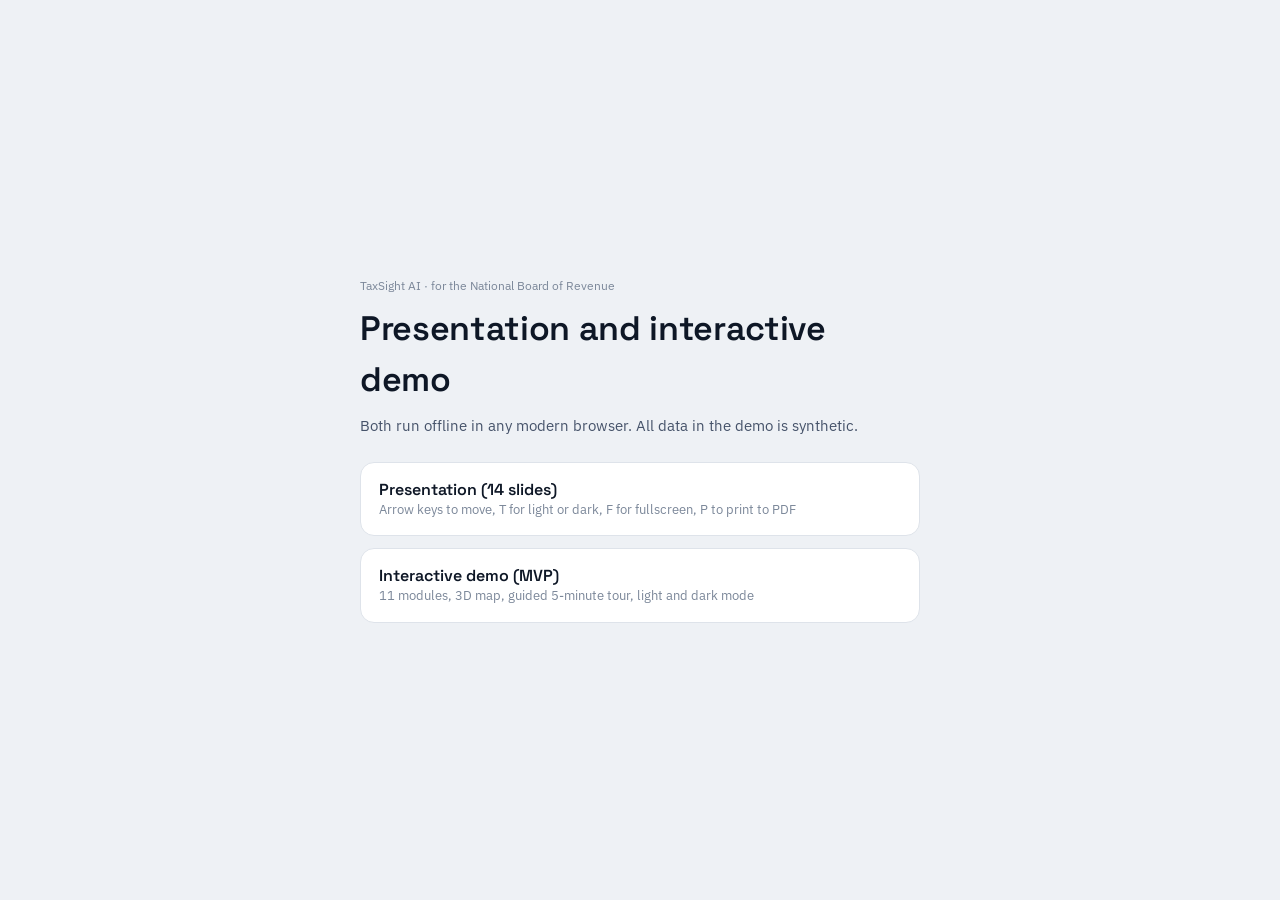
<file: taxsight/index.html>
<!doctype html>
<html lang="en"><head><meta charset="utf-8"><meta name="viewport" content="width=device-width,initial-scale=1"><title>TaxSight AI · NBR pack</title>
<link rel="stylesheet" href="assets/base.css">
<style>body{display:grid;place-items:center;min-height:100vh;padding:24px}main{max-width:560px}h1{font-size:34px;margin:8px 0 10px}p{color:var(--ink-2);font-size:15px}.row{display:grid;gap:12px;margin-top:24px}a{display:block;background:var(--surface);border:1px solid var(--line);border-radius:14px;padding:16px 18px;color:var(--ink);text-decoration:none;transition:border-color .15s}a:hover{border-color:var(--brand)}a b{font:600 16px var(--f-title);display:block}a span{color:var(--ink-3);font-size:13px}</style></head>
<body><main><div style="color:var(--ink-3);font-size:12px">TaxSight AI · for the National Board of Revenue</div><h1>Presentation and interactive demo</h1><p>Both run offline in any modern browser. All data in the demo is synthetic.</p>
<div class="row"><a href="deck.html"><b>Presentation (14 slides)</b><span>Arrow keys to move, T for light or dark, F for fullscreen, P to print to PDF</span></a><a href="demo.html"><b>Interactive demo (MVP)</b><span>11 modules, 3D map, guided 5-minute tour, light and dark mode</span></a></div></main></body></html>
</file>
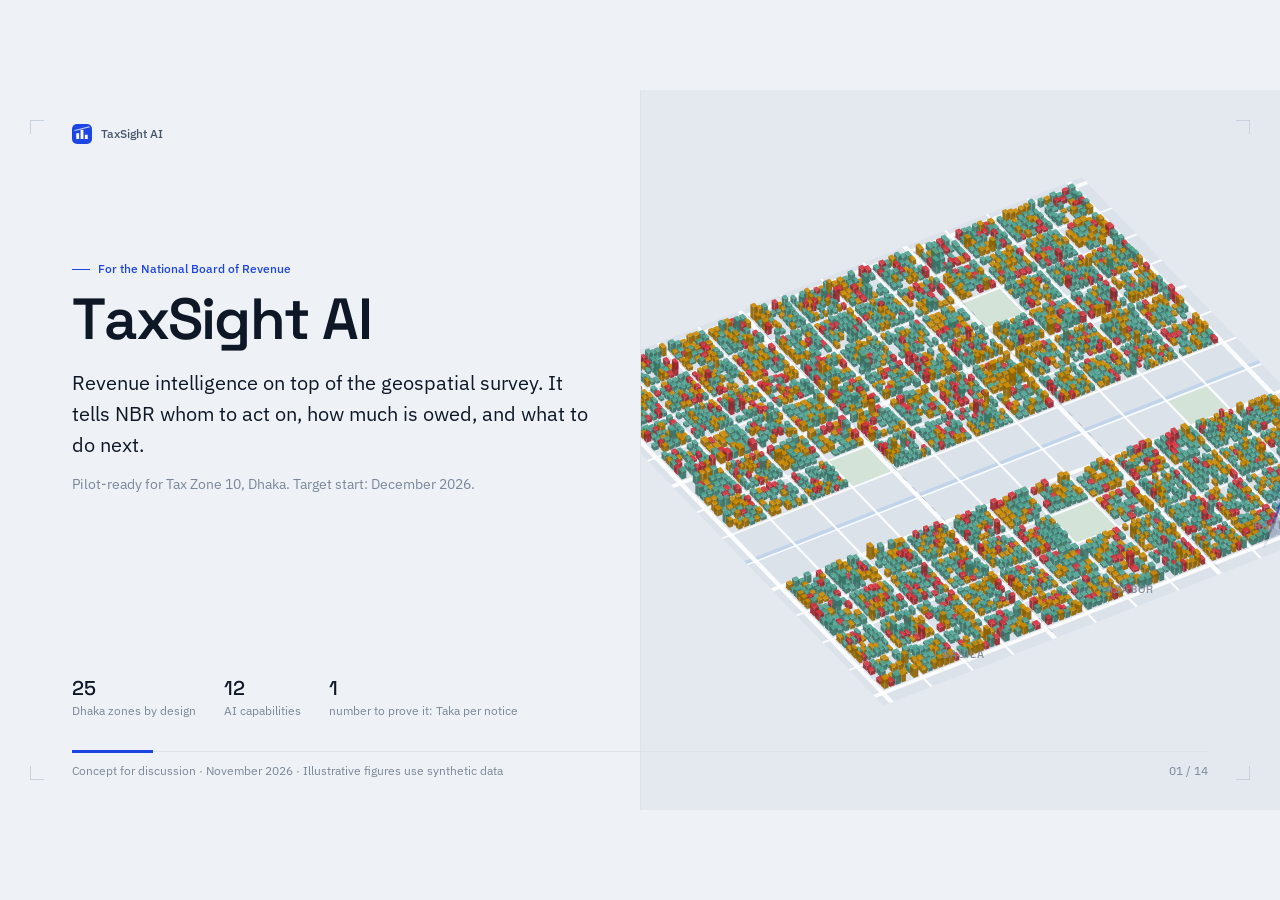
<file: taxsight/deck.html>
<!doctype html>
<html lang="en">
<head>
<meta charset="utf-8">
<meta name="viewport" content="width=device-width, initial-scale=1">
<title>TaxSight AI · Presentation for NBR</title>
<meta name="description" content="TaxSight AI: revenue intelligence for NBR. The AI and big data layer on top of IWM's geospatial survey.">
<link rel="stylesheet" href="assets/base.css">
<style>
  html, body { overflow: hidden; background: var(--bg); }
  #stage { position: absolute; left: 50%; top: 50%; width: 1280px; height: 720px; transform-origin: 0 0; }
  .slide { position: absolute; inset: 0; padding: 92px 72px 70px; display: none; }
  .slide.on { display: block; }
  /* chrome */
  .chrome { position: absolute; inset: 0; pointer-events: none; z-index: 5; font-size: 12px; color: var(--ink-3); }
  .chrome .c-tl { position: absolute; left: 72px; top: 34px; display: flex; align-items: center; gap: 9px; color: var(--ink-2); font-weight: 500; }
  .chrome .tr { position: absolute; right: 72px; top: 38px; }
  .chrome .bl { position: absolute; left: 72px; bottom: 30px; }
  .chrome .br { position: absolute; right: 72px; bottom: 30px; font-variant-numeric: tabular-nums; }
  .chrome .rule { position: absolute; left: 72px; right: 72px; bottom: 58px; height: 1px; background: var(--line); }
  .chrome .rule i { position: absolute; left: 0; top: -1px; height: 3px; background: var(--brand); width: 0; }
  .tick { position: absolute; width: 14px; height: 14px; border: 1px solid var(--line-2); }
  .tick.a { left: 30px; top: 30px; border-right: 0; border-bottom: 0; } .tick.b { right: 30px; top: 30px; border-left: 0; border-bottom: 0; }
  .tick.c { left: 30px; bottom: 30px; border-right: 0; border-top: 0; } .tick.d { right: 30px; bottom: 30px; border-left: 0; border-top: 0; }
  /* type */
  .eyebrow { font-size: 12px; font-weight: 500; color: var(--brand); display: flex; align-items: center; gap: 8px; margin-bottom: 12px; }
  .eyebrow::before { content: ''; width: 18px; height: 1px; background: var(--brand); }
  h1.t { font-size: 58px; line-height: 1.02; letter-spacing: -.03em; font-weight: 600; }
  h2.t { font-size: 36px; line-height: 1.12; letter-spacing: -.02em; max-width: 880px; }
  .lead { font-size: 17px; line-height: 1.55; color: var(--ink-2); max-width: 680px; margin-top: 14px; }
  .sm { font-size: 13px; color: var(--ink-3); } .ink2 { color: var(--ink-2); }
  b, strong { font-weight: 600; }
  .brand { color: var(--brand); }
  /* parts */
  .card { background: var(--surface); border: 1px solid var(--line); border-radius: 14px; padding: 20px; position: relative; }
  .card.flat { background: var(--surface-2); }
  .card h3 { font-size: 16px; margin-bottom: 6px; }
  .card p { font-size: 14px; color: var(--ink-2); line-height: 1.5; }
  .grid { display: grid; gap: 16px; }
  .g2 { grid-template-columns: 1fr 1fr; } .g3 { grid-template-columns: repeat(3, 1fr); } .g4 { grid-template-columns: repeat(4, 1fr); } .g5 { grid-template-columns: repeat(5, 1fr); }
  .tag { display: inline-flex; font-size: 12px; padding: 3px 10px; border-radius: 99px; background: var(--surface-3); color: var(--ink-2); font-weight: 500; }
  .tag.brand { background: var(--brand-soft); color: var(--brand); } .tag.ok { background: var(--ok-soft); color: var(--ok); } .tag.bad { background: var(--bad-soft); color: var(--bad); } .tag.warn { background: var(--warn-soft); color: var(--warn); }
  .num { font: 500 44px/1 var(--f-title); letter-spacing: -.03em; }
  .num.md { font-size: 30px; } .num.sm2 { font-size: 22px; }
  .ico { width: 36px; height: 36px; border-radius: 10px; background: var(--brand-soft); color: var(--brand); display: grid; place-items: center; margin-bottom: 14px; }
  .ico svg { width: 19px; height: 19px; stroke: currentColor; fill: none; stroke-width: 1.6; stroke-linecap: round; stroke-linejoin: round; }
  .mapbox { position: relative; border-radius: 16px; overflow: hidden; border: 1px solid var(--line); background: var(--map-bg); }
  .mapbox canvas { position: absolute; inset: 0; width: 100%; height: 100%; }
  .row { display: flex; align-items: center; gap: 12px; } .sp { flex: 1; }
  .hair { height: 1px; background: var(--line); margin: 16px 0; }
  .bar { height: 10px; border-radius: 5px; background: var(--surface-3); overflow: hidden; } .bar i { display: block; height: 100%; border-radius: 5px; background: var(--brand); }
  /* title slide */
  .s1 { padding: 0; } .s1 .copy { position: absolute; left: 72px; top: 170px; width: 520px; }
  .s1 .mapbox { position: absolute; right: 0; top: 0; bottom: 0; width: 640px; border-radius: 0; border: 0; border-left: 1px solid var(--line); }
  .s1 .meta { position: absolute; left: 72px; bottom: 90px; display: flex; gap: 28px; }
  .s1 .meta b { display: block; font: 500 20px var(--f-title); color: var(--ink); } .s1 .meta span { font-size: 12px; color: var(--ink-3); }
  /* flow */
  .flow { display: grid; grid-template-columns: repeat(5, 1fr); gap: 0; position: relative; }
  .flow .st { padding: 0 14px 0 0; position: relative; }
  .flow .st .n { width: 38px; height: 38px; border-radius: 50%; background: var(--brand); color: var(--brand-ink); display: grid; place-items: center; font: 600 15px var(--f-title); margin-bottom: 16px; position: relative; z-index: 1; }
  .flow::before { content: ''; position: absolute; left: 19px; right: 40px; top: 19px; height: 1px; background: var(--brand-line); }
  .flow h3 { font-size: 20px; margin-bottom: 6px; } .flow p { font-size: 14px; color: var(--ink-2); line-height: 1.5; }
  /* layers */
  .lay { display: grid; grid-template-columns: 150px 1fr; gap: 12px; margin-bottom: 8px; }
  .lay .ln { border-radius: 10px; padding: 12px 14px; background: var(--surface-2); border: 1px solid var(--line); }
  .lay .ln b { font: 600 14px var(--f-title); display: block; } .lay .ln span { font-size: 12px; color: var(--ink-3); }
  .lay.ai .ln { background: var(--brand-soft); border-color: var(--brand-line); }
  .lay .bl { display: grid; grid-template-columns: repeat(4, 1fr); gap: 8px; }
  .lay .bk { border: 1px solid var(--line); background: var(--surface); border-radius: 10px; padding: 10px 12px; position: relative; overflow: hidden; }
  .lay .bk b { font: 600 13px var(--f-title); display: block; } .lay .bk span { font-size: 12px; color: var(--ink-3); }
  .lay.ai .bk::after { content: ''; position: absolute; inset: 0; background: linear-gradient(100deg, transparent 30%, color-mix(in srgb, var(--brand) 20%, transparent) 50%, transparent 70%); transform: translateX(-100%); animation: sw 3.4s ease-in-out infinite; animation-delay: var(--d, 0s); }
  @keyframes sw { 55%, 100% { transform: translateX(100%); } }
  /* timeline */
  .tline { position: relative; display: grid; grid-template-columns: repeat(4, 1fr); gap: 16px; margin-top: 8px; }
  .tline::before { content: ''; position: absolute; left: 0; right: 0; top: 62px; height: 1px; background: var(--line-2); }
  .tline .ph { position: relative; }
  .tline .ph .d { height: 14px; width: 14px; border-radius: 50%; border: 2px solid var(--brand); background: var(--bg); position: absolute; top: 56px; left: 20px; z-index: 1; }
  .tline .ph.now .d { background: var(--brand); box-shadow: 0 0 0 5px var(--brand-soft); }
  .tline .when { font: 600 15px var(--f-title); height: 40px; padding-top: 6px; }
  .tline .box { margin-top: 38px; }
  .gate { font-size: 12px; color: var(--ink-2); margin-top: 10px; display: flex; gap: 6px; align-items: flex-start; }
  .gate::before { content: '◆'; color: var(--brand); font-size: 10px; margin-top: 3px; }
  /* nav hint */
  .nav { position: fixed; top: 8px; left: 50%; transform: translateX(-50%); display: flex; gap: 6px; z-index: 20; opacity: 0; transition: opacity .25s; }
  body:hover .nav { opacity: 1; }
  .nav button { border: 1px solid var(--line-2); background: var(--surface); color: var(--ink); border-radius: 8px; padding: 5px 11px; font-size: 12px; }
  .nav button:hover { border-color: var(--brand); color: var(--brand); }
  .hit { position: fixed; top: 0; bottom: 0; width: 7%; z-index: 10; cursor: pointer; } .hit.l { left: 0; } .hit.r { right: 0; }
  @media print { html, body { overflow: visible; } #stage { position: static; transform: none !important; } .slide { display: block !important; position: relative; height: 720px; page-break-after: always; } .nav, .hit, .chrome { display: none; } @page { size: 1280px 720px; margin: 0; } }
  @media (prefers-reduced-motion: reduce) { .lay.ai .bk::after { animation: none; } }
</style>
</head>
<body>
<div id="stage">
  <div class="chrome" aria-hidden="true">
    <i class="tick a"></i><i class="tick b"></i><i class="tick c"></i><i class="tick d"></i>
    <div class="c-tl"><svg width="20" height="20" viewBox="0 0 28 28"><rect width="28" height="28" rx="7" fill="var(--brand)"/><path d="M6 21V13h4v8M12 21V8h4v13M18 21v-6h4v6" fill="var(--brand-ink)"/><path d="M4 9 24 4" stroke="var(--brand-ink)" stroke-width="1.5" stroke-linecap="round" opacity=".7"/></svg>TaxSight AI</div>
    <div class="tr" id="sec"></div>
    <div class="rule"><i id="prog"></i></div>
    <div class="bl">Concept for discussion · November 2026 · Illustrative figures use synthetic data</div>
    <div class="br" id="cnt"></div>
  </div>

  <!-- 1 -->
  <section class="slide s1" data-sec="">
    <div class="copy">
      <div class="eyebrow" data-a>For the National Board of Revenue</div>
      <h1 class="t" data-a id="h1">TaxSight AI</h1>
      <p class="lead" style="font-size:20px;color:var(--ink);margin-top:18px" data-a>Revenue intelligence on top of the geospatial survey. It tells NBR whom to act on, how much is owed, and what to do next.</p>
      <p class="lead sm" style="font-size:14px" data-a>Pilot-ready for Tax Zone 10, Dhaka. Target start: December 2026.</p>
    </div>
    <div class="meta" data-a><div><b>25</b><span>Dhaka zones by design</span></div><div><b>12</b><span>AI capabilities</span></div><div><b>1</b><span>number to prove it: Taka per notice</span></div></div>
    <div class="mapbox" id="m1" data-a><canvas></canvas></div>
  </section>

  <!-- 2 -->
  <section class="slide" data-sec="The gap">
    <div class="eyebrow" data-a>The gap</div>
    <h2 class="t" data-a>NBR needs to collect <span class="brand">Tk 2.43 lakh crore</span> more than it ever has.</h2>
    <div class="grid" style="grid-template-columns:1.25fr .75fr;gap:40px;margin-top:44px;align-items:center">
      <div data-a>
        <div class="row" style="margin-bottom:10px"><span class="ink2" style="width:170px">Best year so far</span><div class="bar sp" style="height:34px;border-radius:8px"><i id="b1" style="width:59.8%;background:var(--ink-3);border-radius:8px"></i></div><b class="num sm2" style="width:150px;text-align:right">Tk 3.61 <span class="sm">lakh crore</span></b></div>
        <div class="row"><span class="ink2" style="width:170px">FY27 target</span><div class="bar sp" style="height:34px;border-radius:8px"><i id="b2" style="width:100%;border-radius:8px"></i></div><b class="num sm2" style="width:150px;text-align:right">Tk 6.04 <span class="sm">lakh crore</span></b></div>
        <p class="sm" style="margin-top:14px">Sources: Financial Express, June 2026. FY26 missed its target by about Tk 87,527 crore (Dhaka Tribune).</p>
      </div>
      <div class="card" data-a style="border-color:var(--brand-line);background:var(--brand-soft)"><div class="eyebrow" style="margin-bottom:8px">Why rates are off the table</div><p style="color:var(--ink);font-size:16px;line-height:1.5">The government has ruled out raising rates. Growth has to come from <b>finding what is not yet taxed</b>: a wider base, using data.</p></div>
    </div>
  </section>

  <!-- 3 -->
  <section class="slide" data-sec="The gap">
    <div class="eyebrow" data-a>Why now</div>
    <h2 class="t" data-a>Detection and enforcement is the main lever left.</h2>
    <div class="grid g4" style="margin-top:40px">
      <div class="card" data-a><div class="num">6.8%</div><p style="margin-top:12px;color:var(--ink)"><b>Tax-to-GDP</b></p><p>Among the lowest in the world. Property and rent are a large blind spot.</p><p class="sm" style="margin-top:10px">BSS, Sep 2026</p></div>
      <div class="card" data-a><div class="num">10%</div><p style="margin-top:12px;color:var(--ink)"><b>Medium-term target</b></p><p>15% by 2035. Needs tools that scale beyond one zone.</p><p class="sm" style="margin-top:10px">Financial Express</p></div>
      <div class="card" data-a><div class="num">RMD</div><p style="margin-top:12px;color:var(--ink)"><b>Owns enforcement</b></p><p>NBR is splitting into policy and revenue management. We design for RMD from day one.</p><p class="sm" style="margin-top:10px">Daily Star</p></div>
      <div class="card" data-a><div class="num">Rwanda</div><p style="margin-top:12px;color:var(--ink)"><b>Proof elsewhere</b></p><p>Raised tax-to-GDP without raising rates, by linking third-party data. India runs "Project Insight".</p></div>
    </div>
    <p class="lead" style="margin-top:28px" data-a>NBR has also asked for outside help with digital forensic data analysis. It knows the analytics capacity is thin.</p>
  </section>

  <!-- 4 -->
  <section class="slide" data-sec="The solution">
    <div class="eyebrow" data-a>Two workstreams, one pilot</div>
    <h2 class="t" data-a>IWM sees the ground. TaxSight decides, acts and scales.</h2>
    <div class="grid" style="grid-template-columns:1fr 70px 1.25fr;margin-top:40px;align-items:stretch">
      <div class="card" data-a><div class="tag" style="margin-bottom:12px">IWM · the eyes</div><h3 style="font-size:20px">Geospatial survey</h3><p style="margin-top:8px">LiDAR, drone photogrammetry, mobile mapping, satellite and Mouza maps. Every building in Zone 10 gets an ID and a Declared, Under-declared or Undeclared tag.</p><div class="hair"></div><p class="sm">Output: a 3D building registry linked to owner and tax records.</p></div>
      <div class="row" style="justify-content:center" data-a><svg width="44" height="24" viewBox="0 0 44 24" fill="none" stroke="var(--brand)" stroke-width="1.6" stroke-linecap="round"><path d="M2 12h38M32 4l8 8-8 8"/></svg></div>
      <div class="card" data-a style="border-color:var(--brand-line);background:var(--brand-soft)"><div class="tag brand" style="margin-bottom:12px">TaxSight · the brain and the hands</div><h3 style="font-size:20px">AI and scalable big data platform</h3><div class="grid g2" style="margin-top:10px;gap:10px 22px"><p><b style="color:var(--ink)">Find</b> hidden owners, floors, rent and businesses across 10+ agency datasets</p><p><b style="color:var(--ink)">Value</b> rent and tax owed per building, with a range</p><p><b style="color:var(--ink)">Prioritise</b> by expected recovery per officer hour</p><p><b style="color:var(--ink)">Act</b> with Bangla notices, case files and a field app</p></div><div class="hair" style="background:var(--brand-line)"></div><p class="sm" style="color:var(--ink-2)">Output: ranked, explainable, ready-to-send cases. Built for 25 zones on day one.</p></div>
    </div>
    <p class="lead" data-a style="margin-top:24px">Both teams work for NBR on the same 12 weeks. We do not compete with IWM. We make their pilot sell itself.</p>
  </section>

  <!-- 5 -->
  <section class="slide" data-sec="The solution">
    <div class="eyebrow" data-a>How it works</div>
    <h2 class="t" data-a>A loop that gets sharper every cycle.</h2>
    <div class="flow" style="margin-top:54px">
      <div class="st" data-a><div class="n">1</div><h3>Find</h3><p>Entity resolution and anomaly detection across agency data.</p></div>
      <div class="st" data-a><div class="n">2</div><h3>Value</h3><p>AI rent model. Taka gap per building with a confidence range.</p></div>
      <div class="st" data-a><div class="n">3</div><h3>Prioritise</h3><p>"Revenue at Risk" ranks who gets a notice first.</p></div>
      <div class="st" data-a><div class="n">4</div><h3>Act</h3><p>GenAI drafts the notice in Bangla. The officer reviews and signs.</p></div>
      <div class="st" data-a><div class="n">5</div><h3>Learn</h3><p>Every visit and appeal retrains the models. Hit rates rise.</p></div>
    </div>
    <div class="card flat" data-a style="margin-top:56px;display:flex;gap:20px;align-items:center"><div class="num md brand" style="min-width:120px">1 rule</div><p style="font-size:16px;color:var(--ink)">AI recommends, a human officer decides. Every score comes with reasons a taxpayer and a court can understand.</p></div>
  </section>

  <!-- 6 -->
  <section class="slide" data-sec="The solution">
    <div class="eyebrow" data-a>The product</div>
    <h2 class="t" data-a>Seven modules. Each sells alone, together a full product.</h2>
    <div class="grid g4" style="margin-top:30px;gap:12px" id="mods"></div>
    <div class="card" data-a style="margin-top:14px;border-color:var(--brand-line);background:var(--brand-soft);display:flex;gap:18px;align-items:center;padding:16px 20px"><span class="tag brand">Add-on</span><p style="color:var(--ink);font-size:15px"><b>Business Discovery.</b> The same signboard reading and utility data finds unregistered shops, clinics and offices for VAT and trade licence. One survey, three tax heads.</p></div>
  </section>

  <!-- 7 -->
  <section class="slide" data-sec="The solution">
    <div class="eyebrow" data-a>One building, end to end</div>
    <h2 class="t" data-a>From a signboard to a Taka figure.</h2>
    <div class="grid" style="grid-template-columns:340px 1fr;gap:34px;margin-top:30px;align-items:start">
      <div class="card" data-a style="padding:14px"><div id="fac"></div><div class="row sm" style="margin-top:8px"><span>Adabor · mixed use</span><span class="sp"></span><span class="tag warn">Under-declared</span></div></div>
      <div>
        <div class="grid g2" style="gap:12px" id="hero"></div>
        <div class="card" data-a style="margin-top:12px;display:flex;align-items:center;gap:20px;padding:18px 22px;border-color:var(--brand-line)"><div><div class="sm">Tax gap per year</div><div class="num brand" id="gapn" style="font-size:52px">Tk 13.0 lakh</div></div><div class="sp"></div><div style="text-align:right"><div class="sm">Confidence</div><div class="num md">87%</div></div></div>
        <p class="sm" style="margin-top:10px" data-a>Synthetic building built to follow the pilot demo script. Try it in the interactive demo.</p>
      </div>
    </div>
  </section>

  <!-- 8 -->
  <section class="slide" data-sec="The AI">
    <div class="eyebrow" data-a>Twelve AI capabilities</div>
    <h2 class="t" data-a>Each one answers a question an officer already asks.</h2>
    <div class="grid g5" style="margin-top:34px;gap:12px" id="caps"></div>
  </section>

  <!-- 9 -->
  <section class="slide" data-sec="Platform">
    <div class="eyebrow" data-a>Architecture</div>
    <h2 class="t" data-a>A geospatial lakehouse under an AI layer.</h2>
    <div style="margin-top:26px" id="arch"></div>
    <p class="sm" data-a style="margin-top:8px;margin-left:162px">Field results flow back up and retrain the models each cycle. Open standards throughout, so NBR is not locked to one vendor.</p>
  </section>

  <!-- 10 -->
  <section class="slide" data-sec="Platform">
    <div class="eyebrow" data-a>Scalability and big data</div>
    <h2 class="t" data-a>Adding a zone is configuration, not a new project.</h2>
    <div class="grid g3" style="margin-top:34px;gap:16px" id="scale"></div>
    <div class="grid g4" style="margin-top:16px;gap:12px" data-a>
      <div class="card flat"><b style="font-size:14px">Re-score in hours</b><p>Quarterly full re-score of every building in a 24-hour window.</p></div>
      <div class="card flat"><b style="font-size:14px">Hundreds of officers</b><p>Concurrent web and mobile users, offline-first in the field.</p></div>
      <div class="card flat"><b style="font-size:14px">New source in days</b><p>Standard connectors for each agency feed.</p></div>
      <div class="card flat"><b style="font-size:14px">Delta Lake on Spark</b><p>Sedona and PostGIS for city-scale spatial joins.</p></div>
    </div>
    <p class="sm" style="margin-top:12px" data-a>Design budgets from per-building compute costs (about 1.4 GPU-seconds and 46 CPU-seconds per building). To be confirmed on pilot data. National is a planning case of 120 zone-equivalents.</p>
  </section>

  <!-- 11 -->
  <section class="slide" data-sec="Trust">
    <div class="eyebrow" data-a>Governance and responsible AI</div>
    <h2 class="t" data-a>Tax data is among the most sensitive a state holds.</h2>
    <div class="grid g4" style="margin-top:38px" id="trust"></div>
    <p class="lead" data-a style="margin-top:26px">This is also a selling point: NBR can show the public and its development partners (IMF, World Bank, ADB) that the system is fair and auditable.</p>
  </section>

  <!-- 12 -->
  <section class="slide" data-sec="Impact">
    <div class="eyebrow" data-a>Revenue impact (illustrative)</div>
    <h2 class="t" data-a>Same officers, same notices, double the revenue.</h2>
    <div class="grid" style="grid-template-columns:1.1fr .9fr;gap:32px;margin-top:34px">
      <div class="card" data-a>
        <div class="row sm" style="margin-bottom:12px"><span style="width:150px"></span><b style="flex:1;color:var(--ink-3)">Rules only</b><b style="flex:1;color:var(--brand)">With TaxSight</b></div>
        <div class="row" style="padding:9px 0;border-top:1px solid var(--line)"><span class="ink2" style="width:150px">Notices per year</span><b style="flex:1">1,000</b><b style="flex:1">1,000</b></div>
        <div class="row" style="padding:9px 0;border-top:1px solid var(--line)"><span class="ink2" style="width:150px">Hit rate</span><b style="flex:1">30%</b><b style="flex:1" class="brand">60%</b></div>
        <div class="row" style="padding:9px 0;border-top:1px solid var(--line)"><span class="ink2" style="width:150px">Extra tax per hit</span><b style="flex:1">Tk 1.5 lakh</b><b style="flex:1">Tk 1.5 lakh</b></div>
        <div class="row" style="padding:12px 0;border-top:1px solid var(--line-2)"><span style="width:150px"><b>One zone, per year</b></span><b class="num md" style="flex:1;color:var(--ink-3)">Tk 4.5 cr</b><b class="num md brand" style="flex:1">Tk 9 cr</b></div>
        <div class="row" style="padding:12px 0;border-top:1px solid var(--line)"><span style="width:150px"><b>25 Dhaka zones</b></span><b class="num md" style="flex:1;color:var(--ink-3)">Tk 112 cr</b><b class="num md brand" style="flex:1">Tk 225 cr</b></div>
        <p class="sm" style="margin-top:6px">All inputs are assumptions, to be replaced with Zone 10 data at inception.</p>
      </div>
      <div class="stack" data-a>
        <div class="eyebrow" style="margin-bottom:10px">New revenue streams, not just better collection</div>
        <div class="grid" style="gap:8px">
          <div class="card flat row" style="padding:12px 16px"><b style="flex:1">Undeclared rental income</b><span class="tag">Income tax</span></div>
          <div class="card flat row" style="padding:12px 16px"><b style="flex:1">Hidden floors and extensions</b><span class="tag">Income tax, wealth surcharge</span></div>
          <div class="card flat row" style="padding:12px 16px"><b style="flex:1">Unregistered shops and offices</b><span class="tag brand">VAT, trade licence</span></div>
          <div class="card flat row" style="padding:12px 16px"><b style="flex:1">Multi-property non-filers</b><span class="tag">Income tax</span></div>
          <div class="card flat row" style="padding:12px 16px"><b style="flex:1">Property sale under-valuation</b><span class="tag">Capital gains, stamp duty</span></div>
        </div>
        <p class="sm" style="margin-top:10px">Shared platform also serves RAJUK, city corporations, utilities and disaster planning.</p>
      </div>
    </div>
  </section>

  <!-- 13 -->
  <section class="slide" data-sec="Plan">
    <div class="eyebrow" data-a>Roadmap</div>
    <h2 class="t" data-a>Start now on synthetic data. Pilot in December.</h2>
    <div class="tline" data-a>
      <div class="ph now"><div class="when">Now · Nov 2026</div><i class="d"></i><div class="box card"><h3>Prepare</h3><p>Agree scope with NBR and IWM. Data-sharing letters. Platform and models built on synthetic data. This demo.</p><div class="gate">Gate 1: data access letters signed</div></div></div>
      <div class="ph"><div class="when">Dec 2026</div><i class="d"></i><div class="box card"><h3>Pilot starts</h3><p>Zone 10 goes live in IWM's 12-week pilot. Real feeds replace synthetic ones as they arrive.</p></div></div>
      <div class="ph"><div class="when">Jan to Feb 2027</div><i class="d"></i><div class="box card"><h3>Field test</h3><p>Top 300 AI-ranked cases visited. AI list against rules-only list.</p><div class="gate">Gate 2: AI beats rules on hit rate and Taka per notice</div></div></div>
      <div class="ph"><div class="when">2027 onward</div><i class="d"></i><div class="box card"><h3>Scale</h3><p>All 25 Dhaka zones, notice copilot live, taxpayer portal. Then Chattogram and others.</p><div class="gate">Gate 3: recovery well above cost</div></div></div>
    </div>
    <div class="card flat" data-a style="margin-top:22px;display:flex;gap:16px;align-items:center;padding:14px 20px"><span class="tag warn">No sample data yet</span><p style="color:var(--ink);font-size:14.5px">We start on synthetic and public data. The platform does not change when real data lands; only the connectors switch on. Dates are targets, to be confirmed with NBR and IWM.</p></div>
  </section>

  <!-- 14 -->
  <section class="slide" data-sec="Plan">
    <div class="eyebrow" data-a>The ask</div>
    <h2 class="t" data-a>Four decisions this month make a December pilot possible.</h2>
    <div class="grid g2" style="margin-top:34px;gap:14px" id="asks"></div>
    <div class="grid" style="grid-template-columns:1fr 1fr;gap:16px;margin-top:20px" data-a>
      <div class="card flat"><div class="sm">The one number we will be judged on</div><div class="num md brand" style="margin-top:6px">Taka recovered per notice sent</div><p class="sm" style="margin-top:6px">Against NBR's current baseline, on the same Zone 10 cases.</p></div>
      <div class="card" style="border-color:var(--brand-line);background:var(--brand-soft);display:flex;flex-direction:column;justify-content:center"><b style="font-size:16px">See it working</b><p style="color:var(--ink);margin-top:4px">Open the interactive demo and take the 5-minute guided tour. Light and dark mode, Bangla and English.</p></div>
    </div>
  </section>
</div>

<div class="hit l" id="hl" aria-hidden="true"></div><div class="hit r" id="hr" aria-hidden="true"></div>
<div class="nav"><button id="pv">← Back</button><button id="nx">Next →</button><button id="th">Light / dark (T)</button><button id="fs">Fullscreen (F)</button><button id="pr">Print to PDF (P)</button></div>

<script src="assets/gsap.min.js"></script>
<script src="assets/data.js"></script>
<script src="assets/map.js"></script>
<script src="assets/deck.js"></script>
</body>
</html>
</file>
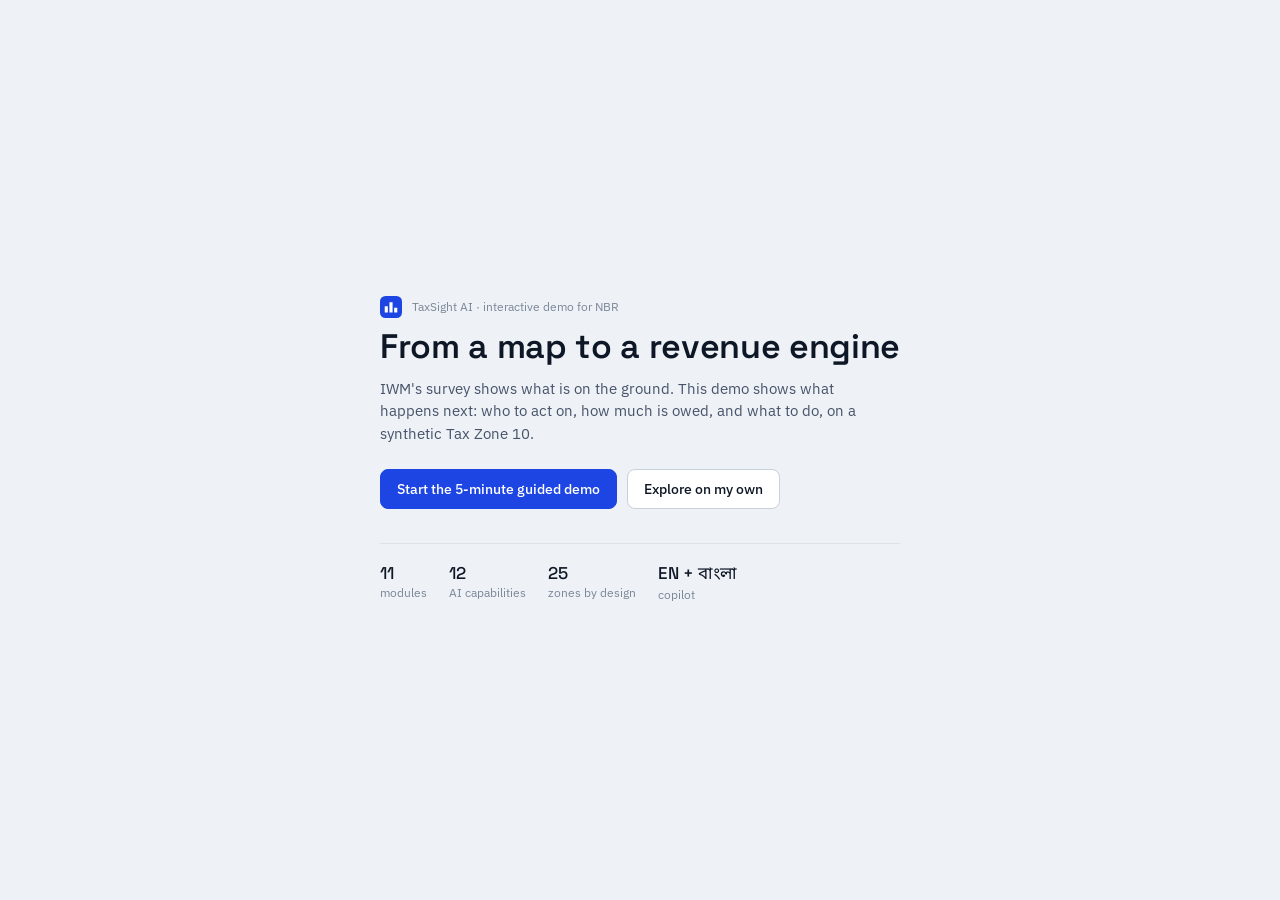
<file: taxsight/demo.html>
<!doctype html>
<html lang="en">
<head>
<meta charset="utf-8">
<meta name="viewport" content="width=device-width, initial-scale=1">
<title>TaxSight AI · Interactive demo</title>
<meta name="description" content="Interactive demo of TaxSight AI: revenue intelligence for NBR, built on synthetic data for Tax Zone 10, Dhaka.">
<link rel="stylesheet" href="assets/base.css">
<link rel="stylesheet" href="assets/demo.css">
<style>
  .halo { position: fixed; }
  .tour { left: auto; right: 22px; }
  #welcome { position: fixed; inset: 0; z-index: 200; background: var(--bg); display: grid; place-items: center; padding: 24px; }
  #welcome .wb { max-width: 560px; }
  #welcome h1 { font-size: 34px; line-height: 1.12; margin: 10px 0 12px; }
  #welcome .lead { color: var(--ink-2); font-size: 15px; max-width: 480px; }
  #welcome .eyebrow { display: flex; align-items: center; gap: 10px; color: var(--ink-3); font-size: 12px; }
  #welcome .row { display: flex; gap: 10px; margin-top: 24px; flex-wrap: wrap; }
  #welcome .btn { padding: 9px 16px; font-size: 13.5px; }
  #welcome .facts { display: flex; gap: 22px; margin-top: 34px; padding-top: 18px; border-top: 1px solid var(--line); color: var(--ink-3); font-size: 12px; flex-wrap: wrap; }
  #welcome .facts b { display: block; font: 500 17px var(--f-title); color: var(--ink); }
  .skip { position: absolute; left: -999px; } .skip:focus { left: 8px; top: 8px; z-index: 300; background: var(--surface); padding: 6px 10px; border-radius: 6px; }
</style>
</head>
<body>
<a class="skip" href="#view">Skip to content</a>
<div class="app">
  <aside class="rail" aria-label="Modules">
    <div class="brand">
      <svg class="mark" viewBox="0 0 28 28" aria-hidden="true"><rect width="28" height="28" rx="7" fill="var(--brand)"/><path d="M6 21V13h4v8M12 21V8h4v13M18 21v-6h4v6" fill="var(--brand-ink)"/><path d="M4 9 24 4" stroke="var(--brand-ink)" stroke-width="1.5" stroke-linecap="round" opacity=".7"/></svg>
      <div><b>TaxSight AI</b><small>Zone 10 pilot</small></div>
    </div>
    <nav id="nav" aria-label="Views"></nav>
    <div class="rail-foot">Interactive demo. Every building, owner and figure is synthetic.</div>
  </aside>
  <div class="main">
    <header class="top">
      <div><h1 id="title">Command Centre</h1><div class="crumb" id="crumb"></div></div>
      <div class="sp"></div>
      <span class="tag syn" title="No real taxpayer data is used"><i class="dot"></i>Synthetic data</span>
      <label class="note row-flex" style="gap:6px">Role <select class="sel" id="role" aria-label="Demo role"></select></label>
      <button class="btn" id="themeBtn" aria-label="Toggle light or dark mode"></button>
      <button class="btn primary" id="tourBtn"><svg viewBox="0 0 24 24" aria-hidden="true"><path d="M7 4.5v15l12-7.5z"/></svg>Guided demo</button>
    </header>
    <main class="view" id="view" tabindex="-1"></main>
  </div>
</div>
<div class="tour" id="tour" role="dialog" aria-label="Guided demo"></div>
<div class="toast" id="toast" role="status" aria-live="polite"></div>
<div class="tip" id="tip"></div>

<div id="welcome" role="dialog" aria-label="Welcome">
  <div class="wb">
    <div class="eyebrow"><svg width="22" height="22" viewBox="0 0 28 28" aria-hidden="true"><rect width="28" height="28" rx="7" fill="var(--brand)"/><path d="M6 21V13h4v8M12 21V8h4v13M18 21v-6h4v6" fill="var(--brand-ink)"/></svg>TaxSight AI · interactive demo for NBR</div>
    <h1 id="wt">From a map to a revenue engine</h1>
    <p class="lead">IWM's survey shows what is on the ground. This demo shows what happens next: who to act on, how much is owed, and what to do, on a synthetic Tax Zone 10.</p>
    <div class="row"><button class="btn primary" id="w1">Start the 5-minute guided demo</button><button class="btn" id="w2">Explore on my own</button></div>
    <div class="facts"><span><b>11</b>modules</span><span><b>12</b>AI capabilities</span><span><b>25</b>zones by design</span><span><b>EN + বাংলা</b>copilot</span></div>
  </div>
</div>

<script src="assets/gsap.min.js"></script>
<script src="assets/ScrollTrigger.min.js"></script>
<script src="assets/data.js"></script>
<script src="assets/map.js"></script>
<script src="assets/core.js"></script>
<script src="assets/views1.js"></script>
<script src="assets/views2.js"></script>
<script src="assets/views3.js"></script>
<script src="assets/views4.js"></script>
<script src="assets/tour.js"></script>
<script src="assets/app.js"></script>
</body>
</html>
</file>
<file: taxsight/assets/base.css>
/* TaxSight AI · shared tokens, fonts, theme */
@font-face { font-family: 'Space Grotesk'; font-weight: 500; font-display: swap; src: url(fonts/sg-500.woff2) format('woff2'); }
@font-face { font-family: 'Space Grotesk'; font-weight: 600; font-display: swap; src: url(fonts/sg-600.woff2) format('woff2'); }
@font-face { font-family: 'Space Grotesk'; font-weight: 700; font-display: swap; src: url(fonts/sg-700.woff2) format('woff2'); }
@font-face { font-family: 'IBM Plex Sans'; font-weight: 400; font-display: swap; src: url(fonts/plex-400.woff2) format('woff2'); }
@font-face { font-family: 'IBM Plex Sans'; font-weight: 500; font-display: swap; src: url(fonts/plex-500.woff2) format('woff2'); }
@font-face { font-family: 'IBM Plex Sans'; font-weight: 600; font-display: swap; src: url(fonts/plex-600.woff2) format('woff2'); }
@font-face { font-family: 'Noto Sans Bengali'; font-weight: 400; font-display: swap; src: url(fonts/bn-400.woff2) format('woff2'); unicode-range: U+0980-09FF, U+200C-200D, U+25CC; }
@font-face { font-family: 'Noto Sans Bengali'; font-weight: 600; font-display: swap; src: url(fonts/bn-600.woff2) format('woff2'); unicode-range: U+0980-09FF, U+200C-200D, U+25CC; }

:root {
  --f-title: 'Space Grotesk', 'Noto Sans Bengali', system-ui, sans-serif;
  --f-body: 'IBM Plex Sans', 'Noto Sans Bengali', system-ui, sans-serif;

  --bg: #EEF1F5;
  --surface: #FFFFFF;
  --surface-2: #F5F7FA;
  --surface-3: #EBEFF4;
  --ink: #0E1726;
  --ink-2: #46536A;
  --ink-3: #7B8799;
  --line: #DEE3EA;
  --line-2: #C9D1DC;
  --brand: #1D45E3;
  --brand-ink: #FFFFFF;
  --brand-soft: #E6ECFF;
  --brand-line: #BCCBFF;

  --ok: #0F8F6C;   --ok-soft: #DDF3EC;
  --warn: #C98A00; --warn-soft: #FBF0D2;
  --bad: #D5323C;  --bad-soft: #FBE3E5;

  --map-bg: #E4E9F0;
  --map-road: #FFFFFF;
  --map-road-art: #FFFFFF;
  --map-water: #BFD3EA;
  --map-park: #D3E4D5;
  --map-ground: #DCE2EA;
  --map-idle: #B9C3D1;
  --map-idle-side: #A5B0C1;

  --shadow: 0 1px 2px rgba(14, 23, 38, .05), 0 8px 24px -12px rgba(14, 23, 38, .18);
  color-scheme: light;
}
:root[data-theme='dark'] {
  --bg: #090E18;
  --surface: #0F1624;
  --surface-2: #131C2D;
  --surface-3: #192438;
  --ink: #E8EDF6;
  --ink-2: #A0ACC0;
  --ink-3: #6D7A91;
  --line: #1E2A3F;
  --line-2: #2A384F;
  --brand: #7C9BFF;
  --brand-ink: #081028;
  --brand-soft: #16224A;
  --brand-line: #2B3E80;

  --ok: #35C79B;   --ok-soft: #0E2B26;
  --warn: #F0B232; --warn-soft: #30260B;
  --bad: #FF6B73;  --bad-soft: #35161A;

  --map-bg: #0B1220;
  --map-road: #162033;
  --map-road-art: #1C2A42;
  --map-water: #12304D;
  --map-park: #10281F;
  --map-ground: #0E1626;
  --map-idle: #2A384F;
  --map-idle-side: #1F2B3F;

  --shadow: 0 1px 2px rgba(0, 0, 0, .4), 0 12px 32px -12px rgba(0, 0, 0, .6);
  color-scheme: dark;
}

* { box-sizing: border-box; }
html, body { margin: 0; height: 100%; }
body {
  background: var(--bg); color: var(--ink);
  font: 400 13px/1.5 var(--f-body);
  -webkit-font-smoothing: antialiased; text-rendering: optimizeLegibility;
  font-variant-numeric: tabular-nums;
}
h1, h2, h3, h4 { font-family: var(--f-title); font-weight: 600; margin: 0; letter-spacing: -0.01em; }
p { margin: 0; }
button { font: inherit; color: inherit; cursor: pointer; }
:focus-visible { outline: 2px solid var(--brand); outline-offset: 2px; border-radius: 4px; }
.bn { font-family: 'Noto Sans Bengali', var(--f-body); }
@media (prefers-reduced-motion: reduce) { *, *::before, *::after { animation-duration: .01ms !important; transition-duration: .01ms !important; } }
</file>
<file: taxsight/assets/demo.css>
/* TaxSight AI · demo app */
.app { display: grid; grid-template-columns: 216px 1fr; height: 100vh; overflow: hidden; }
.rail { background: var(--surface); border-right: 1px solid var(--line); display: flex; flex-direction: column; padding: 14px 10px; gap: 4px; overflow-y: auto; }
.brand { display: flex; align-items: center; gap: 10px; padding: 4px 8px 14px; }
.mark { width: 28px; height: 28px; flex: none; }
.brand b { font: 600 15px/1 var(--f-title); display: block; letter-spacing: -.01em; }
.brand small { color: var(--ink-3); font-size: 11px; }
.grp { font: 500 11px/1 var(--f-body); color: var(--ink-3); padding: 14px 10px 6px; }
.nav { display: flex; align-items: center; gap: 10px; padding: 7px 10px; border-radius: 8px; color: var(--ink-2); background: none; border: 0; text-align: left; width: 100%; position: relative; }
.nav svg { width: 16px; height: 16px; flex: none; stroke: currentColor; fill: none; stroke-width: 1.6; stroke-linecap: round; stroke-linejoin: round; }
.nav:hover { background: var(--surface-2); color: var(--ink); }
.nav[aria-current='page'] { background: var(--brand-soft); color: var(--brand); font-weight: 500; }
.nav[aria-current='page']::before { content: ''; position: absolute; left: -10px; top: 8px; bottom: 8px; width: 3px; border-radius: 0 3px 3px 0; background: var(--brand); }
.nav[hidden] { display: none; }
.nav .pill { margin-left: auto; font-size: 10.5px; background: var(--surface-3); color: var(--ink-2); padding: 1px 6px; border-radius: 99px; }
.rail-foot { margin-top: auto; padding: 12px 8px 4px; color: var(--ink-3); font-size: 11px; border-top: 1px solid var(--line); }

.main { display: flex; flex-direction: column; min-width: 0; height: 100vh; }
.top { display: flex; align-items: center; gap: 12px; padding: 10px 20px; border-bottom: 1px solid var(--line); background: var(--surface); }
.top h1 { font-size: 16px; }
.top .crumb { color: var(--ink-3); font-size: 12px; }
.top .sp { flex: 1; }
.tag { display: inline-flex; align-items: center; gap: 6px; font-size: 11px; padding: 2px 8px; border-radius: 99px; background: var(--surface-3); color: var(--ink-2); white-space: nowrap; }
.tag.syn { background: var(--warn-soft); color: var(--warn); }
.tag.ok { background: var(--ok-soft); color: var(--ok); } .tag.bad { background: var(--bad-soft); color: var(--bad); } .tag.warn { background: var(--warn-soft); color: var(--warn); } .tag.brand { background: var(--brand-soft); color: var(--brand); }
.dot { width: 7px; height: 7px; border-radius: 50%; background: currentColor; display: inline-block; }
.btn { display: inline-flex; align-items: center; gap: 6px; padding: 6px 12px; border-radius: 8px; border: 1px solid var(--line-2); background: var(--surface); color: var(--ink); font-weight: 500; font-size: 12.5px; transition: background .15s, border-color .15s, transform .15s; }
.btn:hover { background: var(--surface-2); border-color: var(--ink-3); }
.btn:active { transform: translateY(1px); }
.btn.primary { background: var(--brand); color: var(--brand-ink); border-color: var(--brand); }
.btn.primary:hover { filter: brightness(1.08); }
.btn.ghost { border-color: transparent; background: transparent; }
.btn.sm { padding: 3px 9px; font-size: 12px; border-radius: 6px; }
.btn svg { width: 14px; height: 14px; stroke: currentColor; fill: none; stroke-width: 1.7; stroke-linecap: round; stroke-linejoin: round; }
.btn[disabled] { opacity: .5; pointer-events: none; }
select.sel, input.inp { font: inherit; color: var(--ink); background: var(--surface); border: 1px solid var(--line-2); border-radius: 8px; padding: 6px 9px; }
input.inp { width: 100%; }
.view { flex: 1; min-height: 0; overflow-y: auto; padding: 20px; position: relative; }
.view.flush { padding: 0; overflow: hidden; }

.grid { display: grid; gap: 14px; }
.g2 { grid-template-columns: repeat(2, minmax(0, 1fr)); } .g3 { grid-template-columns: repeat(3, minmax(0, 1fr)); } .g4 { grid-template-columns: repeat(4, minmax(0, 1fr)); }
.g-main { grid-template-columns: minmax(0, 1.6fr) minmax(0, 1fr); }
.card { background: var(--surface); border: 1px solid var(--line); border-radius: 12px; padding: 16px; position: relative; min-width: 0; }
.card.flat { background: var(--surface-2); }
.card h3 { font-size: 13.5px; }
.card .sub { color: var(--ink-3); font-size: 12px; margin-top: 2px; }
.card-h { display: flex; align-items: flex-start; gap: 10px; margin-bottom: 12px; }
.card-h .sp { flex: 1; }
.reg::before, .reg::after { content: ''; position: absolute; width: 9px; height: 9px; border: 1px solid var(--brand); opacity: .7; pointer-events: none; }
.reg::before { top: -1px; left: -1px; border-right: 0; border-bottom: 0; border-top-left-radius: 12px; }
.reg::after { bottom: -1px; right: -1px; border-left: 0; border-top: 0; border-bottom-right-radius: 12px; }
.spot { --mx: 50%; --my: 50%; }
.spot::after { content: none; }
.spot { background-image: radial-gradient(240px circle at var(--mx) var(--my), color-mix(in srgb, var(--brand) 9%, transparent), transparent 70%); }

.kpi .lab { color: var(--ink-3); font-size: 12px; display: flex; align-items: center; gap: 6px; }
.kpi .num { font: 500 26px/1.15 var(--f-title); letter-spacing: -.02em; margin-top: 6px; }
.kpi .num small { font-size: 13px; color: var(--ink-3); margin-left: 3px; font-weight: 500; }
.kpi .delta { font-size: 12px; margin-top: 4px; color: var(--ink-2); }
.up { color: var(--ok); } .down { color: var(--bad); }

.seg { display: inline-flex; background: var(--surface-3); border-radius: 8px; padding: 2px; gap: 2px; }
.seg button { border: 0; background: none; padding: 4px 10px; border-radius: 6px; color: var(--ink-2); font-size: 12px; }
.seg button[aria-pressed='true'] { background: var(--surface); color: var(--ink); box-shadow: 0 1px 2px rgba(0, 0, 0, .12); font-weight: 500; }

table.t { width: 100%; border-collapse: collapse; }
table.t th { text-align: left; font-weight: 500; color: var(--ink-3); font-size: 11.5px; padding: 6px 10px; border-bottom: 1px solid var(--line); white-space: nowrap; }
table.t td { padding: 8px 10px; border-bottom: 1px solid var(--line); vertical-align: middle; }
table.t tr:last-child td { border-bottom: 0; }
table.t tbody tr.row { cursor: pointer; transition: background .12s; }
table.t tbody tr.row:hover, table.t tbody tr.sel { background: var(--surface-2); }
.r { text-align: right; } .c { text-align: center; }
.muted { color: var(--ink-3); } .ink2 { color: var(--ink-2); }
.b { font-weight: 600; }
.big { font: 500 22px/1.2 var(--f-title); letter-spacing: -.015em; }

.st { display: inline-flex; align-items: center; gap: 6px; font-size: 12px; white-space: nowrap; }
.st i { width: 14px; height: 14px; border-radius: 4px; display: inline-grid; place-items: center; font-style: normal; font-size: 10px; font-weight: 700; color: #fff; line-height: 1; }
.st.s0 i { background: var(--ok); border-radius: 50%; } .st.s1 i { background: var(--warn); border-radius: 3px; transform: none; } .st.s2 i { background: var(--bad); border-radius: 2px; clip-path: polygon(50% 0, 100% 100%, 0 100%); }
.st.s2 i { border-radius: 0; padding-top: 3px; }
.bar { height: 6px; border-radius: 6px; background: var(--surface-3); overflow: hidden; }
.bar > i { display: block; height: 100%; background: var(--brand); border-radius: 6px; }
.bar.ok > i { background: var(--ok); } .bar.warn > i { background: var(--warn); } .bar.bad > i { background: var(--bad); }
.hr { height: 1px; background: var(--line); margin: 12px 0; border: 0; }
.row-flex { display: flex; align-items: center; gap: 10px; }
.wrap { flex-wrap: wrap; }
.stack { display: flex; flex-direction: column; gap: 8px; }
.sp { flex: 1; }
.mt { margin-top: 14px; } .mt-s { margin-top: 8px; }
.list-lines > * { padding: 8px 0; border-bottom: 1px solid var(--line); } .list-lines > *:last-child { border-bottom: 0; }
.note { font-size: 12px; color: var(--ink-3); }
.callout { border: 1px dashed var(--brand-line); background: var(--brand-soft); color: var(--ink); border-radius: 10px; padding: 10px 12px; font-size: 12.5px; }
.mask { filter: blur(4.5px); cursor: pointer; transition: filter .25s; user-select: none; } .mask.on { filter: none; user-select: text; }

/* map */
.mapwrap { position: absolute; inset: 0; background: var(--map-bg); }
.mapwrap canvas { position: absolute; inset: 0; width: 100%; height: 100%; display: block; cursor: grab; }
.mapwrap canvas.drag { cursor: grabbing; }
.ov { position: absolute; background: color-mix(in srgb, var(--surface) 92%, transparent); backdrop-filter: blur(8px); border: 1px solid var(--line); border-radius: 12px; padding: 12px; }
.ov h4 { font-size: 12.5px; margin-bottom: 8px; }
.ov.tl { top: 14px; left: 14px; width: 214px; } .ov.bl { bottom: 14px; left: 14px; } .ov.tr { top: 14px; right: 14px; padding: 6px; display: flex; gap: 4px; }
.ov.br { right: 14px; bottom: 14px; width: 296px; max-height: calc(100% - 130px); overflow: auto; }
.ov.bc { bottom: 14px; left: 50%; transform: translateX(-50%); width: 420px; }
.ov.ins { top: 14px; right: 14px; width: 292px; max-height: calc(100% - 28px); overflow: auto; padding: 0; }
.ov.ins .ih { padding: 14px 14px 10px; } .ov.ins .ib { padding: 0 14px 14px; }
.layer { display: flex; align-items: center; gap: 8px; padding: 6px 8px; border-radius: 7px; border: 0; background: none; width: 100%; text-align: left; color: var(--ink-2); }
.layer:hover { background: var(--surface-2); }
.layer[aria-pressed='true'] { background: var(--brand-soft); color: var(--brand); font-weight: 500; }
.sw { width: 10px; height: 10px; border-radius: 3px; flex: none; display: inline-block; }
.legend { display: flex; flex-direction: column; gap: 5px; font-size: 12px; }
.legend div { display: flex; align-items: center; gap: 8px; }
.scalebar { position: absolute; left: 258px; bottom: 18px; font-size: 11px; color: var(--ink-2); display: none; }
.coords { position: absolute; left: 14px; bottom: 14px; }
.rng { width: 100%; accent-color: var(--brand); }
.ib-grid { display: grid; grid-template-columns: 1fr 1fr; gap: 8px; margin: 10px 0; }
.ib-grid > div { background: var(--surface-2); border-radius: 8px; padding: 8px 10px; }
.ib-grid .k { font-size: 11px; color: var(--ink-3); } .ib-grid .v { font: 500 15px/1.3 var(--f-title); }
.reason { display: flex; align-items: center; gap: 8px; font-size: 12px; padding: 5px 0; }
.reason .bar { width: 52px; flex: none; }

/* charts */
svg.ch { width: 100%; height: auto; display: block; overflow: visible; }
svg.ch text { font: 11px var(--f-body); fill: var(--ink-3); }
svg.ch .grid-l { stroke: var(--line); stroke-width: 1; }
svg.ch .ax { stroke: var(--line-2); }
.tip { position: fixed; z-index: 90; pointer-events: none; background: var(--ink); color: var(--bg); padding: 6px 9px; border-radius: 7px; font-size: 12px; opacity: 0; transition: opacity .12s; max-width: 240px; }

/* facades */
.facade { background: var(--surface-2); border: 1px solid var(--line); border-radius: 10px; overflow: hidden; }
.pho { display: grid; grid-template-columns: repeat(3, 1fr); gap: 8px; }
.pho figure { margin: 0; } .pho figcaption { font-size: 11px; color: var(--ink-3); margin-top: 3px; }

/* phone */
.phone { width: 300px; height: 612px; border-radius: 38px; border: 8px solid var(--ink); background: var(--surface); position: relative; overflow: hidden; margin: 0 auto; box-shadow: var(--shadow); }
:root[data-theme='dark'] .phone { border-color: #28344B; }
.phone .notch { position: absolute; top: 0; left: 50%; transform: translateX(-50%); width: 96px; height: 20px; background: var(--ink); border-radius: 0 0 14px 14px; z-index: 5; }
:root[data-theme='dark'] .phone .notch { background: #28344B; }
.ph-top { padding: 28px 14px 8px; display: flex; align-items: center; gap: 8px; border-bottom: 1px solid var(--line); }
.ph-body { padding: 12px 14px; display: flex; flex-direction: column; gap: 10px; height: calc(100% - 118px); overflow-y: auto; }
.ph-nav { position: absolute; bottom: 0; left: 0; right: 0; height: 56px; display: flex; border-top: 1px solid var(--line); background: var(--surface); }
.ph-nav button { flex: 1; border: 0; background: none; font-size: 10.5px; color: var(--ink-3); display: flex; flex-direction: column; align-items: center; justify-content: center; gap: 2px; }
.ph-nav button[aria-pressed='true'] { color: var(--brand); font-weight: 500; }
.ph-nav svg { width: 17px; height: 17px; stroke: currentColor; fill: none; stroke-width: 1.6; stroke-linecap: round; stroke-linejoin: round; }
.cam { position: relative; border-radius: 12px; overflow: hidden; background: #0a1220; aspect-ratio: 4/4.6; }
.cam svg { width: 100%; height: 100%; display: block; }
.det { position: absolute; border: 1.5px solid #5EE6B8; border-radius: 3px; font-size: 9.5px; color: #052; background: rgba(94, 230, 184, .12); }
.det span { position: absolute; top: -15px; left: -1.5px; background: #5EE6B8; color: #04271c; padding: 0 4px; border-radius: 3px; white-space: nowrap; font-weight: 600; }

/* chat */
.chat { display: flex; flex-direction: column; gap: 12px; }
.msg { max-width: 88%; padding: 10px 13px; border-radius: 12px; font-size: 13px; }
.msg.u { align-self: flex-end; background: var(--brand); color: var(--brand-ink); border-bottom-right-radius: 4px; }
.msg.a { align-self: flex-start; background: var(--surface-2); border: 1px solid var(--line); border-bottom-left-radius: 4px; width: 100%; max-width: 100%; }
pre.code { margin: 8px 0; padding: 10px 12px; background: var(--ink); color: #D7E2F5; border-radius: 8px; font: 12px/1.55 ui-monospace, 'SF Mono', Menlo, monospace; overflow: auto; white-space: pre-wrap; }
:root[data-theme='dark'] pre.code { background: #060A12; border: 1px solid var(--line); }
.chip { display: inline-flex; border: 1px solid var(--line-2); border-radius: 99px; padding: 4px 11px; background: var(--surface); font-size: 12px; color: var(--ink-2); }
.chip:hover { border-color: var(--brand); color: var(--brand); }

/* notice */
.doc { background: #fff; color: #111; border: 1px solid var(--line); border-radius: 10px; padding: 28px 34px; font: 13px/1.75 'Noto Sans Bengali', var(--f-body); box-shadow: var(--shadow); min-height: 420px; }
.doc h4 { font-family: var(--f-title); font-size: 14px; text-align: center; margin-bottom: 4px; color: #111; }
.doc .cite { background: #E6ECFF; color: #1D45E3; border-radius: 4px; padding: 0 5px; font-size: 11.5px; cursor: help; white-space: nowrap; }
.doc .caret { display: inline-block; width: 7px; height: 14px; background: #1D45E3; vertical-align: -2px; animation: blink 1s steps(2) infinite; }
@keyframes blink { 50% { opacity: 0; } }

/* pipeline / architecture */
.layerrow { display: grid; grid-template-columns: 150px 1fr; gap: 14px; align-items: stretch; }
.layerrow + .layerrow { margin-top: 10px; }
.lname { padding: 12px; border-radius: 10px; background: var(--surface-2); border: 1px solid var(--line); }
.lname b { font: 600 13px var(--f-title); display: block; }
.lname small { color: var(--ink-3); font-size: 11.5px; }
.lname.ai { background: var(--brand-soft); border-color: var(--brand-line); }
.blocks { display: grid; grid-template-columns: repeat(4, minmax(0, 1fr)); gap: 8px; }
.blk { border: 1px solid var(--line); background: var(--surface); border-radius: 10px; padding: 10px 11px; position: relative; overflow: hidden; }
.blk b { font: 600 12.5px var(--f-title); display: block; } .blk small { color: var(--ink-3); font-size: 11.5px; display: block; margin-top: 2px; }
.blk.pulse::after { content: ''; position: absolute; inset: 0; background: linear-gradient(100deg, transparent 30%, color-mix(in srgb, var(--brand) 22%, transparent) 50%, transparent 70%); transform: translateX(-100%); animation: sweep 3.2s ease-in-out infinite; animation-delay: var(--d, 0s); }
@keyframes sweep { 55%, 100% { transform: translateX(100%); } }
.flowline { height: 22px; position: relative; margin-left: 164px; }
.flowline::before { content: ''; position: absolute; left: 50%; top: 0; bottom: 0; border-left: 1px dashed var(--line-2); }
.flowline i { position: absolute; left: calc(50% - 3px); width: 7px; height: 7px; border-radius: 50%; background: var(--brand); animation: drip 1.6s linear infinite; animation-delay: var(--d, 0s); }
@keyframes drip { from { top: -4px; opacity: 0; } 20% { opacity: 1; } to { top: 20px; opacity: 0; } }

/* toast & tour */
.toast { position: fixed; bottom: 22px; left: 50%; transform: translate(-50%, 20px); background: var(--ink); color: var(--bg); padding: 9px 14px; border-radius: 10px; font-size: 12.5px; opacity: 0; z-index: 99; pointer-events: none; }
.tour { position: fixed; z-index: 80; bottom: 22px; right: 22px; width: 340px; background: var(--ink); color: var(--bg); border-radius: 14px; padding: 14px 16px; box-shadow: var(--shadow); display: none; }
:root[data-theme='dark'] .tour { background: var(--surface-3); color: var(--ink); border: 1px solid var(--line-2); }
.tour h4 { font-size: 14px; margin: 4px 0 4px; } .tour p { font-size: 12.5px; opacity: .85; }
.tour .steps { display: flex; gap: 4px; } .tour .steps i { flex: 1; height: 3px; border-radius: 3px; background: currentColor; opacity: .22; } .tour .steps i.on { opacity: 1; background: var(--brand); }
:root:not([data-theme='dark']) .tour .steps i.on { background: #8CA6FF; }
.tour .btn { background: transparent; color: inherit; border-color: color-mix(in srgb, currentColor 30%, transparent); }
.tour .btn.primary { background: var(--brand); color: var(--brand-ink); border-color: var(--brand); }
:root:not([data-theme='dark']) .tour .btn.primary { background: #8CA6FF; color: #0b1430; border-color: #8CA6FF; }
.halo { position: absolute; border-radius: 12px; box-shadow: 0 0 0 2px var(--brand), 0 0 0 7px color-mix(in srgb, var(--brand) 25%, transparent); pointer-events: none; z-index: 60; transition: all .35s; }

.switch { display: inline-flex; align-items: center; gap: 8px; }
.switch button { width: 34px; height: 20px; border-radius: 20px; border: 0; background: var(--line-2); position: relative; padding: 0; }
.switch button::after { content: ''; position: absolute; top: 2px; left: 2px; width: 16px; height: 16px; border-radius: 50%; background: #fff; transition: transform .2s; }
.switch button[aria-pressed='true'] { background: var(--brand); } .switch button[aria-pressed='true']::after { transform: translateX(14px); }
.ticker { max-height: 180px; overflow: hidden; }
.ticker .ev { display: flex; gap: 8px; padding: 6px 0; border-bottom: 1px solid var(--line); font-size: 12px; align-items: baseline; }
.ticker .ev time { color: var(--ink-3); width: 54px; flex: none; }
.node-info { position: absolute; left: 14px; bottom: 14px; width: 270px; }

@media (max-width: 1100px) { .app { grid-template-columns: 60px 1fr; } .rail .nav span, .brand div, .grp, .rail-foot, .nav .pill { display: none; } .g4 { grid-template-columns: repeat(2, minmax(0, 1fr)); } .g-main { grid-template-columns: 1fr; } }
@media (max-width: 720px) { .g2, .g3 { grid-template-columns: 1fr; } .ov.tl { width: 170px; } .ov.bc { display: none; } .ov.ins { width: calc(100% - 28px); top: auto; bottom: 14px; max-height: 50%; } }
</file>
